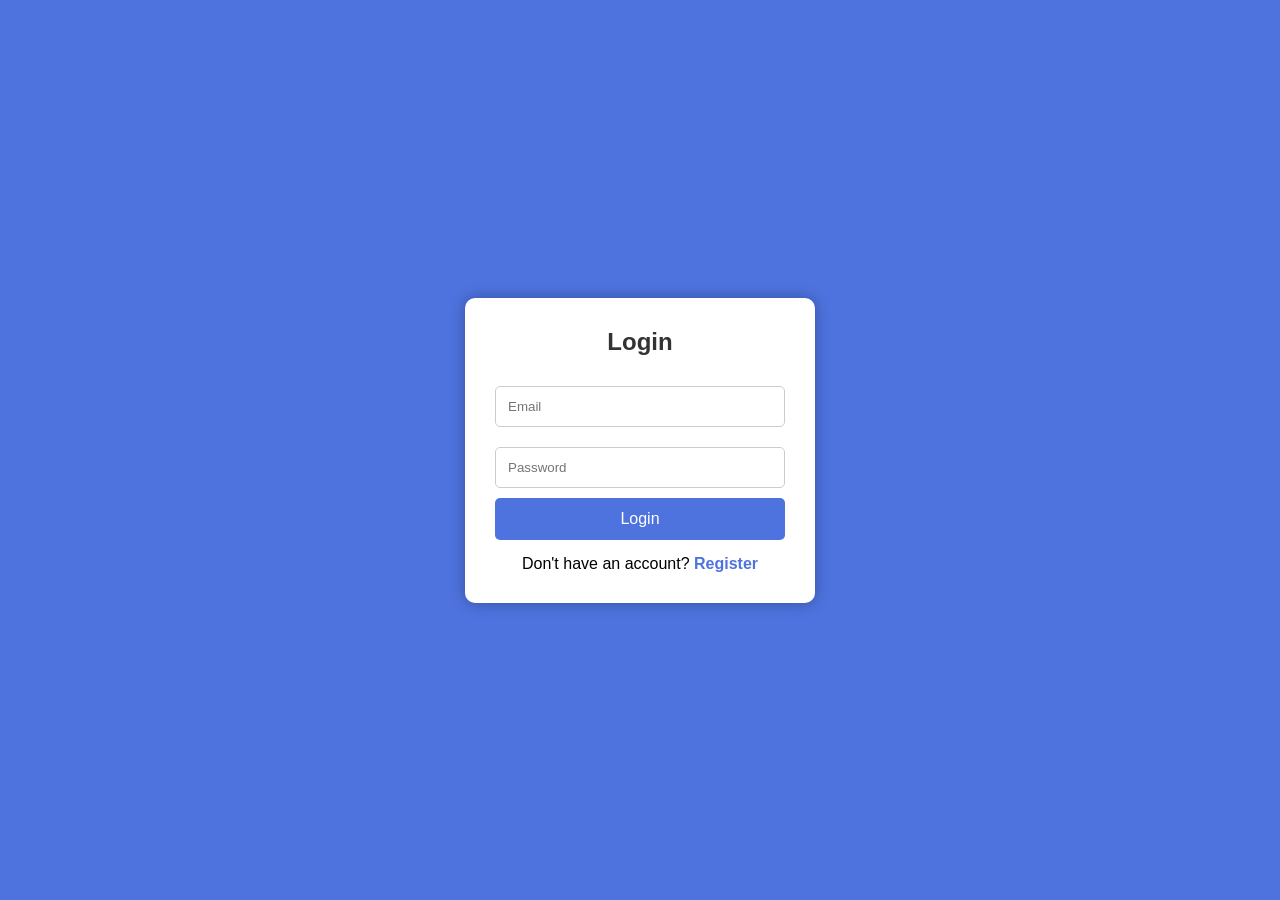
<file: index.html>
<!DOCTYPE html>
<html lang="en">
<head>
    <meta charset="UTF-8">
    <meta name="viewport" content="width=device-width, initial-scale=1.0">
    <title>Login</title>
    <link rel="stylesheet" href="css/style.css">
</head>
<body>
<div class="container">
    <h2>Login</h2>
    <form id="loginForm">
        <input type="email" id="loginEmail" placeholder="Email" required>
        <input type="password" id="loginPassword" placeholder="Password" required>
        <button type="submit">Login</button>
    </form>
    <p>Don't have an account?
        <a href="register.html">Register</a>
    </p>
</div>
<script src="js/login.js"></script>
</body>
</html>
</file>
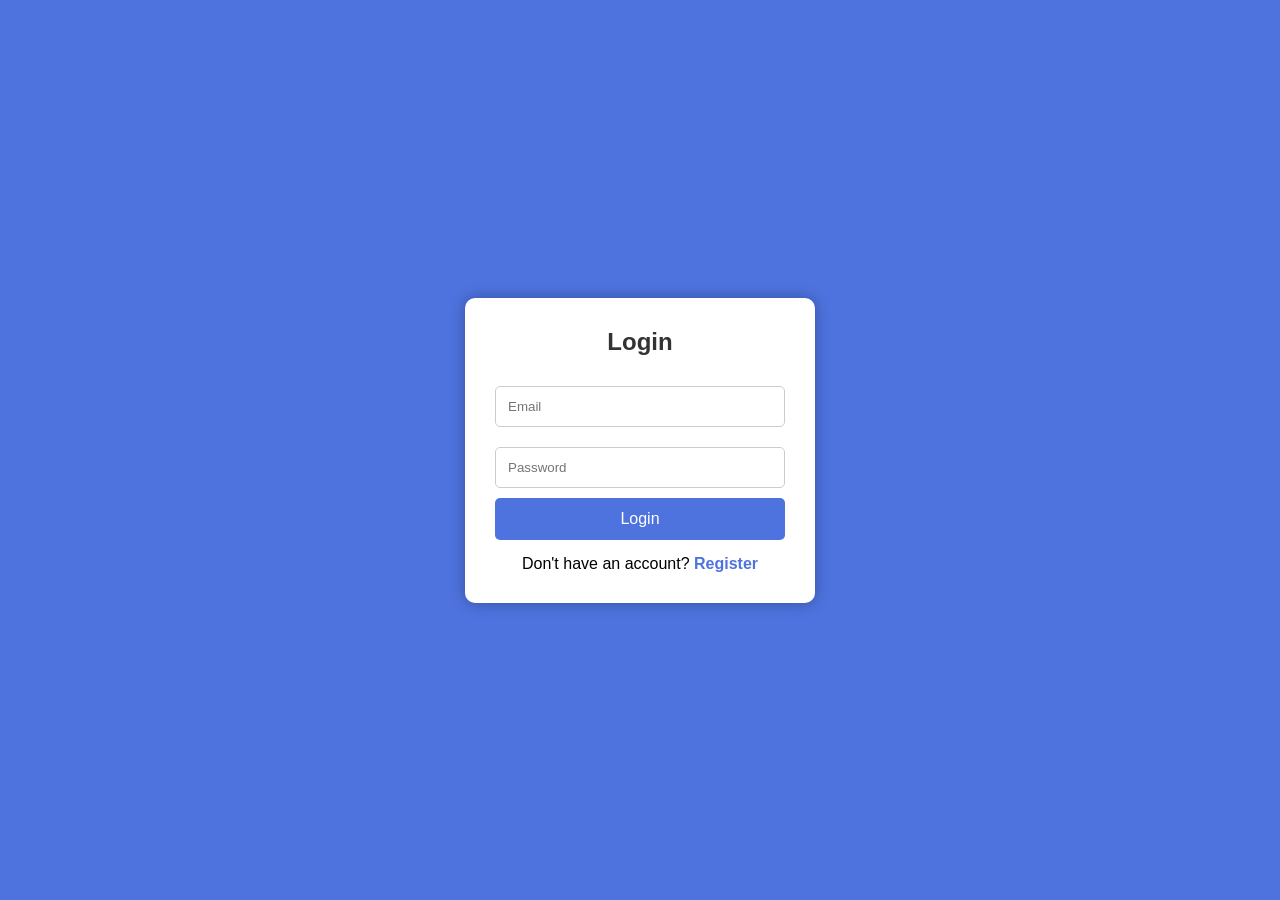
<file: home.html>
<!DOCTYPE html>
<html lang="en">
<head>
<meta charset="UTF-8">
<meta name="viewport" content="width=device-width, initial-scale=1.0">
<title>Home</title>
<link rel="stylesheet" href="css/style.css">
</head>
<body>
<div class="container">
<h2>Home Page</h2>
<h3 id="welcome"></h3>
<button onclick="logout()">Logout</button>
</div>
<script>
const currentUser = JSON.parse(localStorage.getItem("loggedInUser"));
if(currentUser){
document.getElementById("welcome").innerHTML =
"Welcome " + currentUser.name + "!";
}
else{
window.location.href="index.html";
}
function logout(){
localStorage.removeItem("loggedInUser");
window.location.href="index.html";
}
</script>
</body>
</html>
</file>
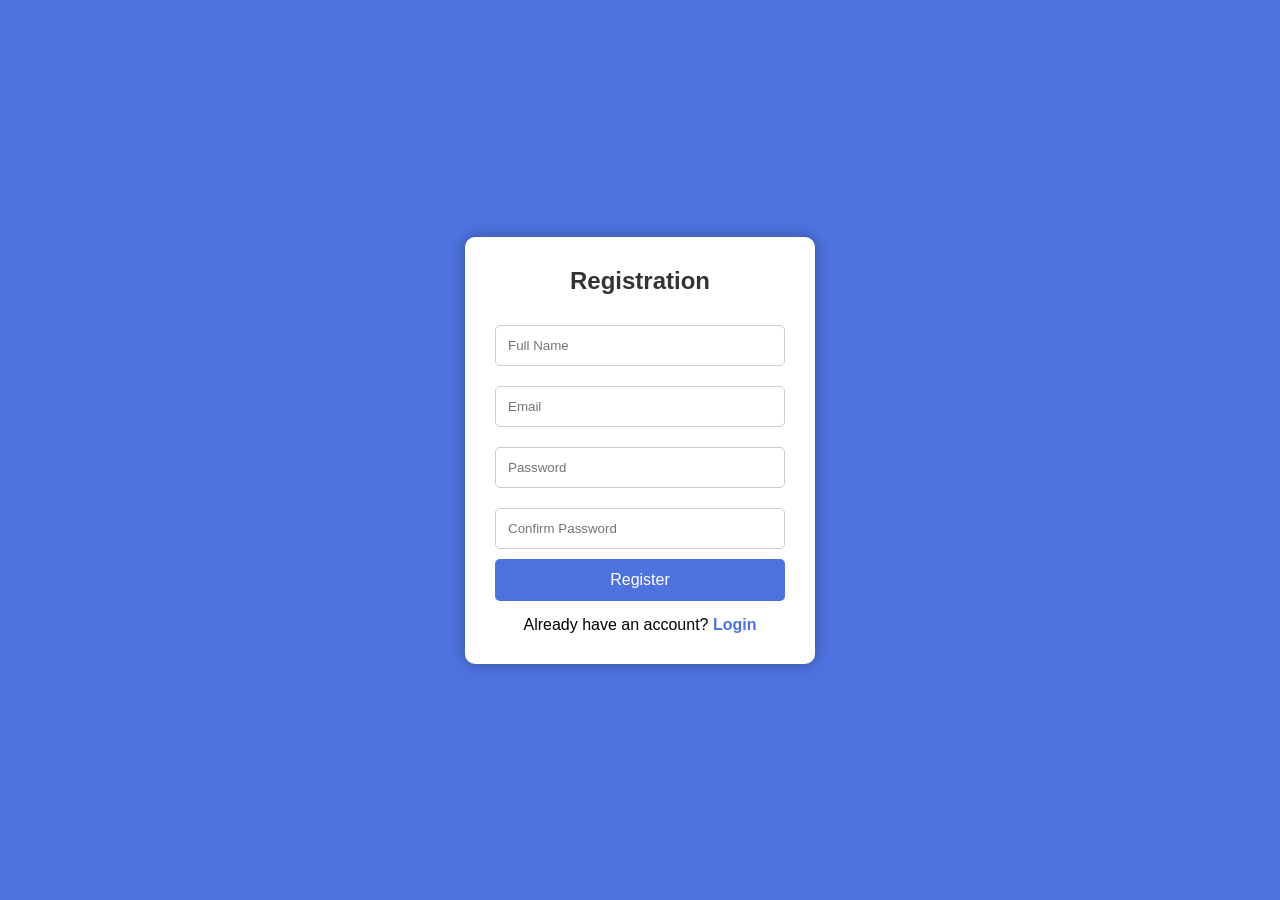
<file: register.html>
<!DOCTYPE html>
<html lang="en">
<head>
    <meta charset="UTF-8">
    <meta name="viewport" content="width=device-width, initial-scale=1.0">
    <title>Registration</title>
    <link rel="stylesheet" href="css/style.css">
</head>
<body>
<div class="container">
    <h2>Registration</h2>
    <form id="registerForm">
        <input type="text" id="name" placeholder="Full Name" required>
        <input type="email" id="email" placeholder="Email" required>
        <input type="password" id="password" placeholder="Password" required>
        <input type="password" id="confirmPassword" placeholder="Confirm Password" required>
        <button type="submit">Register</button>
    </form>
    <p>Already have an account?
        <a href="index.html">Login</a>
    </p>
</div>
<script src="js/register.js"></script>
</body>
</html>
</file>
<file: css/style.css>
*{
margin:0;
padding:0;
box-sizing:border-box;
font-family:Arial, Helvetica, sans-serif;
}

body{

background:#4e73df;

display:flex;

justify-content:center;

align-items:center;

height:100vh;

}

.container{

background:white;

padding:30px;

width:350px;

border-radius:10px;

box-shadow:0 0 15px rgba(0,0,0,.3);

}

h2{

text-align:center;

margin-bottom:20px;

color:#333;

}

input{

width:100%;

padding:12px;

margin:10px 0;

border:1px solid #ccc;

border-radius:5px;

}

button{

width:100%;

padding:12px;

background:#4e73df;

color:white;

border:none;

border-radius:5px;

font-size:16px;

cursor:pointer;

}

button:hover{

background:#3559c7;

}

p{

margin-top:15px;

text-align:center;
}
a{
text-decoration:none;
color:#4e73df;
font-weight:bold;
}
#welcome{
text-align:center;
margin:20px 0;
}
</file>
